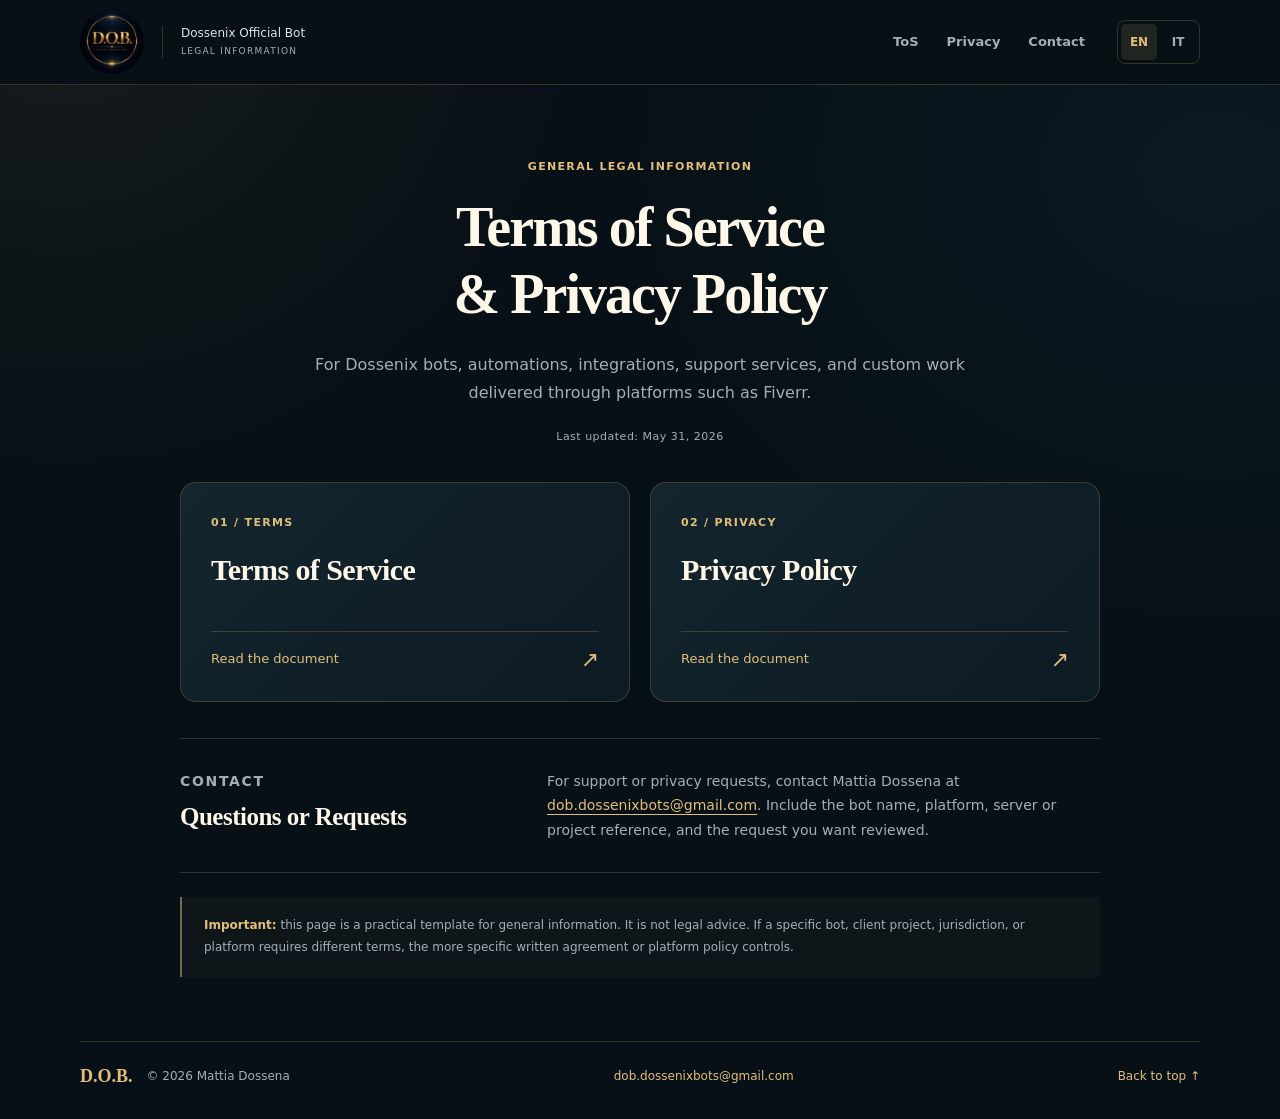
<file: index.html>
<!doctype html>
<html lang="en">
<head>
  <meta charset="utf-8" />
  <meta name="viewport" content="width=device-width, initial-scale=1" />
  <meta name="description" content="Terms of Service and Privacy Policy for D.O.B. — Dossenix Official Bot. Mattia Dossena, Dossenix bots, automations and custom work." />
  <meta name="theme-color" content="#071016" />
  <title>Legal Information · D.O.B.</title>
  <link rel="icon" type="image/png" href="assets/dob-logo.png" />
  <link rel="stylesheet" href="style.css?v=20260914-3" />
  <script src="script.js?v=20260914-3" defer></script>
</head>
<body data-page="home" id="top">
<a class="skip-link" href="#content" data-skip>Skip to content</a>
<header class="site-header">
  <div class="header-inner">
    <a class="brand" href="./" aria-label="D.O.B. — Dossenix Official Bot — Home">
      <img class="brand-logo" src="assets/dob-logo.png" alt="D.O.B." width="64" height="64" fetchpriority="high" />
      <span class="brand-copy"><span class="brand-subtitle">Dossenix Official Bot</span><span class="brand-caption">Legal Information</span></span>
    </a>
    <nav class="site-nav" aria-label="Primary navigation">
      <a data-nav="terms" href="terms.html#terms-en">ToS</a>
      <a data-nav="privacy" href="privacy.html#privacy-en">Privacy</a>
      <a data-nav="contact" href="./#contact-en">Contact</a>
    </nav>
    <div class="language-switch" aria-label="Language">
      <button type="button" data-language-button="en" aria-pressed="true">EN</button>
      <button type="button" data-language-button="it" aria-pressed="false">IT</button>
    </div>
  </div>
</header>
<main id="content" tabindex="-1"><article class="legal-language" lang="en" data-lang-panel="en"><section class="hero">
          <div class="hero-copy">
            <p class="eyebrow">General legal information</p>
            <h1>Terms of Service &amp; Privacy Policy</h1>
            <p>
              For Dossenix bots, automations, integrations, support services,
              and custom work delivered through platforms such as Fiverr.
            </p>
            <p class="updated">Last updated: May 31, 2026</p>
          </div>
        </section><div class="document-cards" aria-label="Legal documents">
    <a class="document-card" href="terms.html#terms-en"><span class="card-meta">01 / TERMS</span><h2>Terms of Service</h2><span class="card-action">Read the document <span aria-hidden="true">↗</span></span></a>
    <a class="document-card" href="privacy.html#privacy-en"><span class="card-meta">02 / PRIVACY</span><h2>Privacy Policy</h2><span class="card-action">Read the document <span aria-hidden="true">↗</span></span></a>
  </div><section class="contact-section" id="contact-en">
          <div>
            <p class="eyebrow">Contact</p>
            <h2>Questions or Requests</h2>
          </div>
          <p>
            For support or privacy requests, contact Mattia Dossena at
            <a href="mailto:dob.dossenixbots@gmail.com">dob.dossenixbots@gmail.com</a>.
            Include the bot name, platform, server or project reference,
            and the request you want reviewed.
          </p>
        </section><section class="notice" aria-label="Important notice">
          <strong>Important:</strong> this page is a practical template for general
          information. It is not legal advice. If a specific bot, client project,
          jurisdiction, or platform requires different terms, the more specific
          written agreement or platform policy controls.
        </section></article><article class="legal-language" lang="it" data-lang-panel="it" hidden><section class="hero">
          <div class="hero-copy">
            <p class="eyebrow">Informazioni legali generali</p>
            <h1>Termini di Servizio e Privacy Policy</h1>
            <p>
              Per bot, automazioni, integrazioni, assistenza e lavori
              personalizzati di Dossenix, inclusi progetti gestiti tramite
              piattaforme come Fiverr.
            </p>
            <p class="updated">Ultimo aggiornamento: 31 maggio 2026</p>
          </div>
        </section><div class="document-cards" aria-label="Documenti legali">
    <a class="document-card" href="terms.html#terms-it"><span class="card-meta">01 / TERMINI</span><h2>Termini di Servizio</h2><span class="card-action">Leggi il documento <span aria-hidden="true">↗</span></span></a>
    <a class="document-card" href="privacy.html#privacy-it"><span class="card-meta">02 / PRIVACY</span><h2>Privacy Policy</h2><span class="card-action">Leggi il documento <span aria-hidden="true">↗</span></span></a>
  </div><section class="contact-section" id="contact-it">
          <div>
            <p class="eyebrow">Contatti</p>
            <h2>Domande o Richieste</h2>
          </div>
          <p>
            Per assistenza o richieste privacy, contatta Mattia Dossena all'indirizzo
            <a href="mailto:dob.dossenixbots@gmail.com">dob.dossenixbots@gmail.com</a>.
            Includi nome del bot, piattaforma,
            riferimento server o progetto e la richiesta da verificare.
          </p>
        </section><section class="notice" aria-label="Avviso importante">
          <strong>Importante:</strong> questa pagina è un modello pratico di
          informativa generale. Non è consulenza legale. Se un bot specifico, un
          progetto cliente, una giurisdizione o una piattaforma richiede termini
          diversi, prevale l'accordo scritto o la policy della piattaforma più
          specifica.
        </section></article></main>
<footer class="site-footer">
  <div><span class="footer-brand">D.O.B.</span><p>© <span id="year">2026</span> Mattia Dossena</p></div>
  <a href="mailto:dob.dossenixbots@gmail.com">dob.dossenixbots@gmail.com</a>
  <a href="#top" data-footer-top>Back to top ↑</a>
</footer>
</body>
</html>
</file>
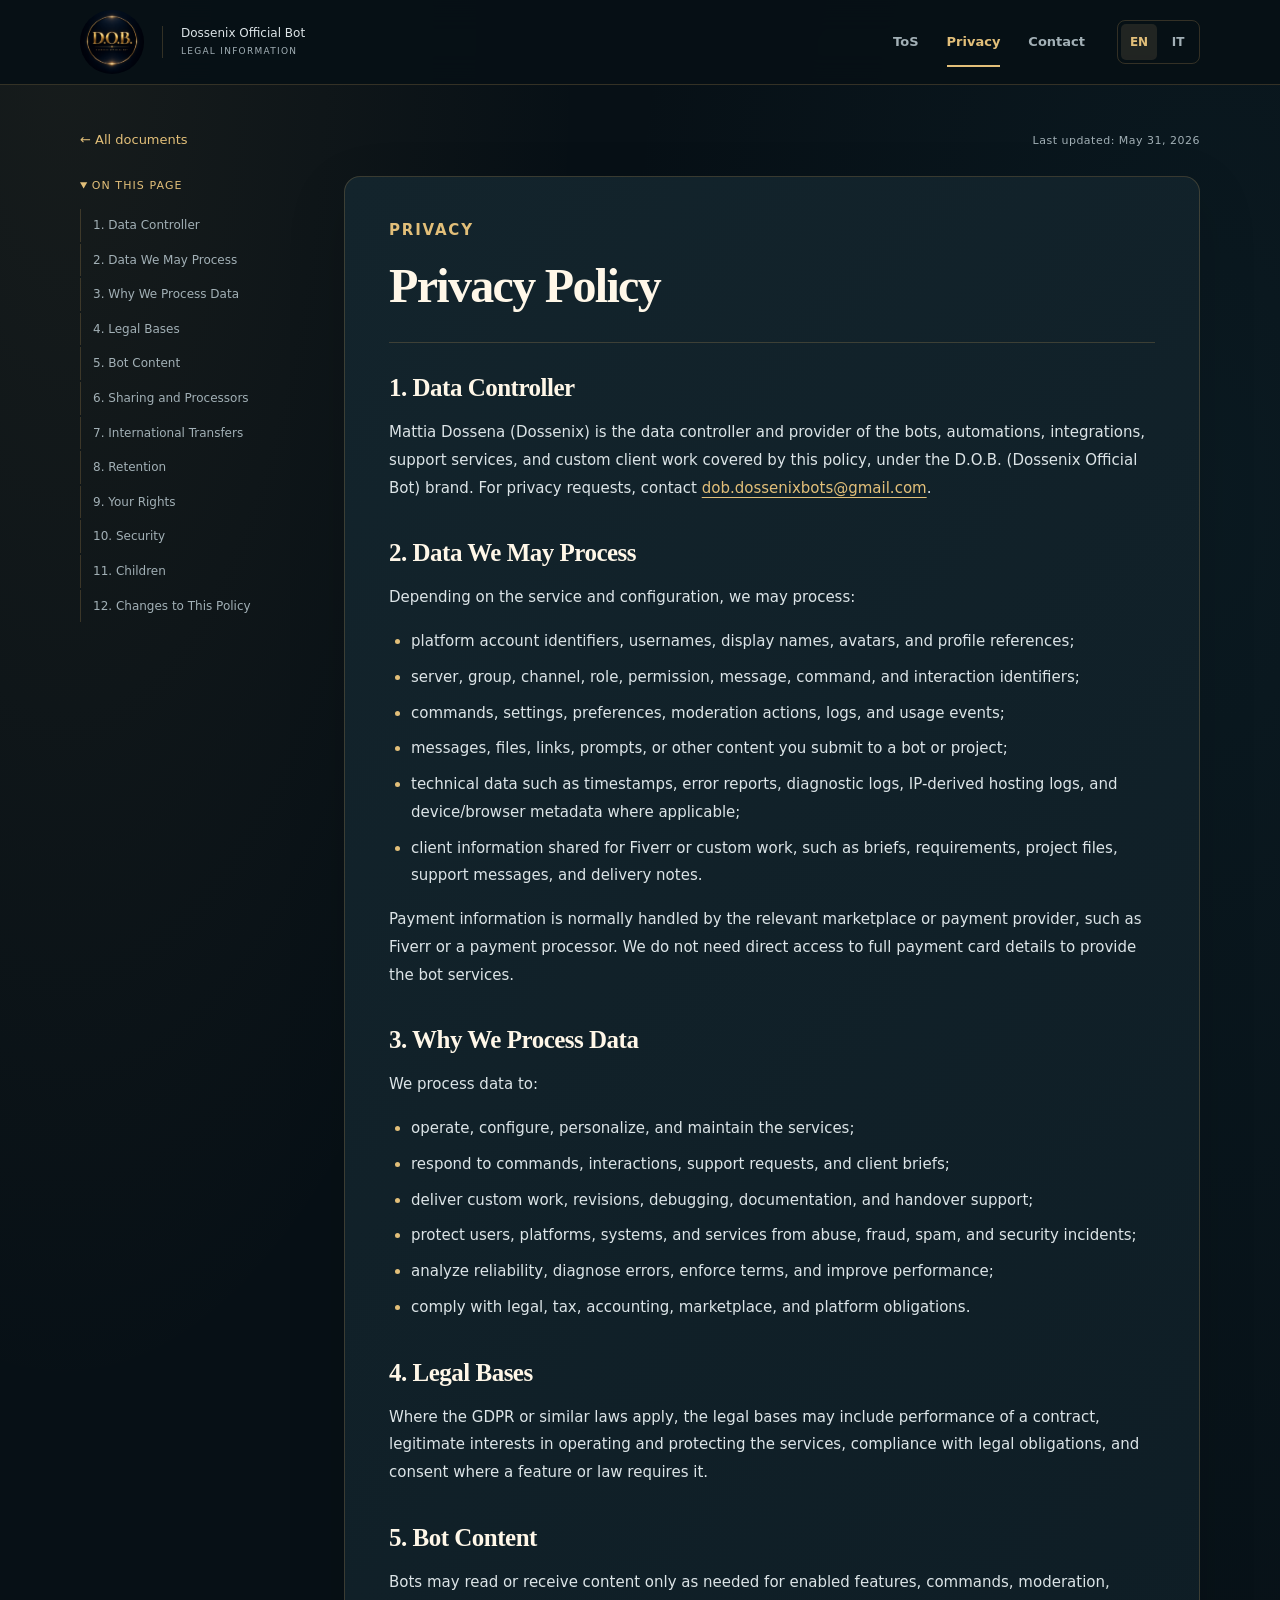
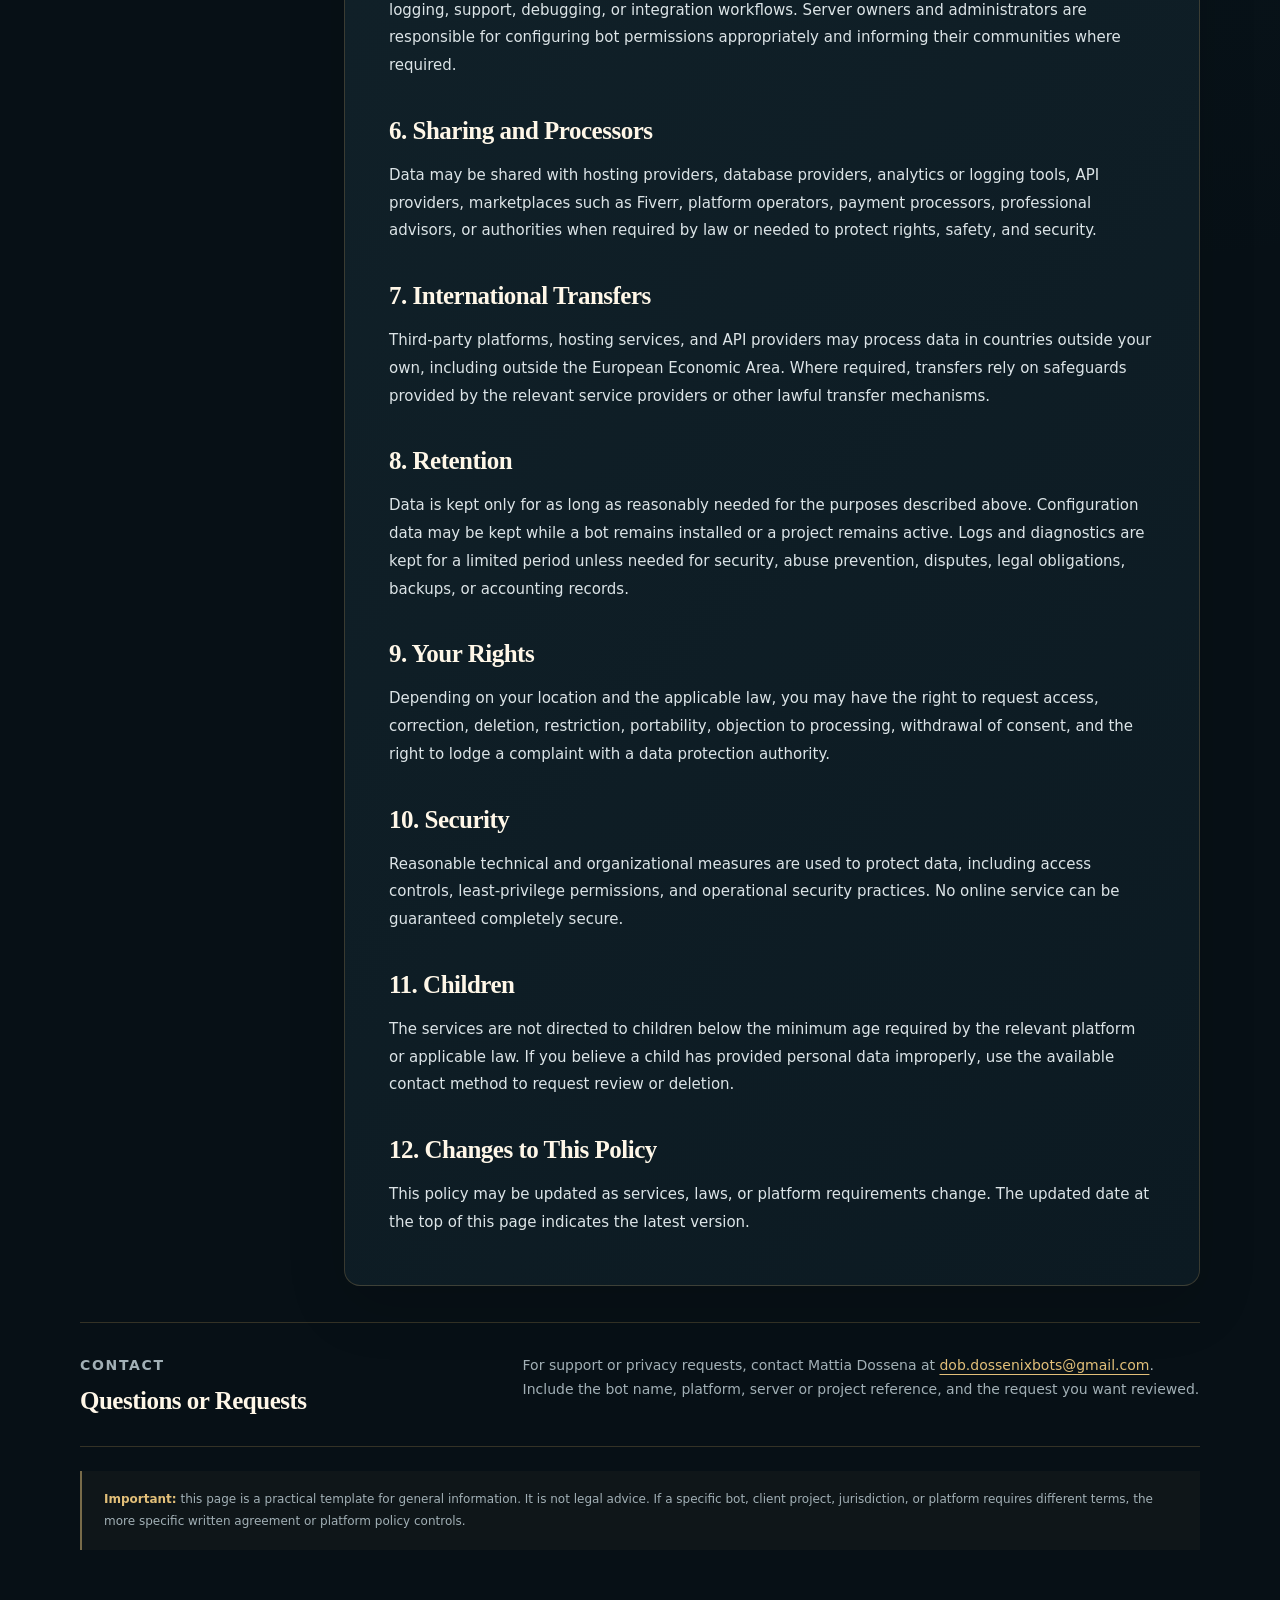
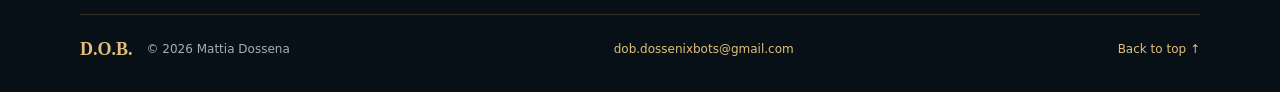
<file: privacy.html>
<!doctype html>
<html lang="en">
<head>
  <meta charset="utf-8" />
  <meta name="viewport" content="width=device-width, initial-scale=1" />
  <meta name="description" content="Terms of Service and Privacy Policy for D.O.B. — Dossenix Official Bot. Mattia Dossena, Dossenix bots, automations and custom work." />
  <meta name="theme-color" content="#071016" />
  <title>Privacy Policy · D.O.B.</title>
  <link rel="icon" type="image/png" href="assets/dob-logo.png" />
  <link rel="stylesheet" href="style.css?v=20260914-3" />
  <script src="script.js?v=20260914-3" defer></script>
</head>
<body data-page="privacy" id="top">
<a class="skip-link" href="#content" data-skip>Skip to content</a>
<header class="site-header">
  <div class="header-inner">
    <a class="brand" href="./" aria-label="D.O.B. — Dossenix Official Bot — Home">
      <img class="brand-logo" src="assets/dob-logo.png" alt="D.O.B." width="64" height="64" fetchpriority="high" />
      <span class="brand-copy"><span class="brand-subtitle">Dossenix Official Bot</span><span class="brand-caption">Legal Information</span></span>
    </a>
    <nav class="site-nav" aria-label="Primary navigation">
      <a data-nav="terms" href="terms.html#terms-en">ToS</a>
      <a data-nav="privacy" href="privacy.html#privacy-en">Privacy</a>
      <a data-nav="contact" href="./#contact-en">Contact</a>
    </nav>
    <div class="language-switch" aria-label="Language">
      <button type="button" data-language-button="en" aria-pressed="true">EN</button>
      <button type="button" data-language-button="it" aria-pressed="false">IT</button>
    </div>
  </div>
</header>
<main id="content" tabindex="-1"><article class="legal-language" lang="en" data-lang-panel="en"><div class="document-topline"><a href="./#en" class="back-link">← All documents</a><p class="updated">Last updated: May 31, 2026</p></div><div class="document-layout"><aside class="document-index"><details open><summary>On this page</summary><nav aria-label="Document contents"><ol><li><a href="#privacy-en-1">1. Data Controller</a></li><li><a href="#privacy-en-2">2. Data We May Process</a></li><li><a href="#privacy-en-3">3. Why We Process Data</a></li><li><a href="#privacy-en-4">4. Legal Bases</a></li><li><a href="#privacy-en-5">5. Bot Content</a></li><li><a href="#privacy-en-6">6. Sharing and Processors</a></li><li><a href="#privacy-en-7">7. International Transfers</a></li><li><a href="#privacy-en-8">8. Retention</a></li><li><a href="#privacy-en-9">9. Your Rights</a></li><li><a href="#privacy-en-10">10. Security</a></li><li><a href="#privacy-en-11">11. Children</a></li><li><a href="#privacy-en-12">12. Changes to This Policy</a></li></ol></nav></details></aside><section class="policy-section" id="privacy-en">
          <div class="section-heading">
            <p class="eyebrow">Privacy</p>
            <h1>Privacy Policy</h1>
          </div>

          <h2 id="privacy-en-1">1. Data Controller</h2>
          <p>
            Mattia Dossena (Dossenix) is the data controller and provider of the
            bots, automations, integrations, support services, and custom client
            work covered by this policy, under the D.O.B. (Dossenix Official Bot)
            brand. For privacy requests, contact
            <a href="mailto:dob.dossenixbots@gmail.com">dob.dossenixbots@gmail.com</a>.
          </p>

          <h2 id="privacy-en-2">2. Data We May Process</h2>
          <p>Depending on the service and configuration, we may process:</p>
          <ul>
            <li>platform account identifiers, usernames, display names, avatars, and profile references;</li>
            <li>server, group, channel, role, permission, message, command, and interaction identifiers;</li>
            <li>commands, settings, preferences, moderation actions, logs, and usage events;</li>
            <li>messages, files, links, prompts, or other content you submit to a bot or project;</li>
            <li>technical data such as timestamps, error reports, diagnostic logs, IP-derived hosting logs, and device/browser metadata where applicable;</li>
            <li>client information shared for Fiverr or custom work, such as briefs, requirements, project files, support messages, and delivery notes.</li>
          </ul>
          <p>
            Payment information is normally handled by the relevant marketplace
            or payment provider, such as Fiverr or a payment processor. We do not
            need direct access to full payment card details to provide the bot
            services.
          </p>

          <h2 id="privacy-en-3">3. Why We Process Data</h2>
          <p>We process data to:</p>
          <ul>
            <li>operate, configure, personalize, and maintain the services;</li>
            <li>respond to commands, interactions, support requests, and client briefs;</li>
            <li>deliver custom work, revisions, debugging, documentation, and handover support;</li>
            <li>protect users, platforms, systems, and services from abuse, fraud, spam, and security incidents;</li>
            <li>analyze reliability, diagnose errors, enforce terms, and improve performance;</li>
            <li>comply with legal, tax, accounting, marketplace, and platform obligations.</li>
          </ul>

          <h2 id="privacy-en-4">4. Legal Bases</h2>
          <p>
            Where the GDPR or similar laws apply, the legal bases may include
            performance of a contract, legitimate interests in operating and
            protecting the services, compliance with legal obligations, and
            consent where a feature or law requires it.
          </p>

          <h2 id="privacy-en-5">5. Bot Content</h2>
          <p>
            Bots may read or receive content only as needed for enabled features,
            commands, moderation, logging, support, debugging, or integration
            workflows. Server owners and administrators are responsible for
            configuring bot permissions appropriately and informing their
            communities where required.
          </p>

          <h2 id="privacy-en-6">6. Sharing and Processors</h2>
          <p>
            Data may be shared with hosting providers, database providers,
            analytics or logging tools, API providers, marketplaces such as
            Fiverr, platform operators, payment processors, professional
            advisors, or authorities when required by law or needed to protect
            rights, safety, and security.
          </p>

          <h2 id="privacy-en-7">7. International Transfers</h2>
          <p>
            Third-party platforms, hosting services, and API providers may
            process data in countries outside your own, including outside the
            European Economic Area. Where required, transfers rely on safeguards
            provided by the relevant service providers or other lawful transfer
            mechanisms.
          </p>

          <h2 id="privacy-en-8">8. Retention</h2>
          <p>
            Data is kept only for as long as reasonably needed for the purposes
            described above. Configuration data may be kept while a bot remains
            installed or a project remains active. Logs and diagnostics are kept
            for a limited period unless needed for security, abuse prevention,
            disputes, legal obligations, backups, or accounting records.
          </p>

          <h2 id="privacy-en-9">9. Your Rights</h2>
          <p>
            Depending on your location and the applicable law, you may have the
            right to request access, correction, deletion, restriction,
            portability, objection to processing, withdrawal of consent, and the
            right to lodge a complaint with a data protection authority.
          </p>

          <h2 id="privacy-en-10">10. Security</h2>
          <p>
            Reasonable technical and organizational measures are used to protect
            data, including access controls, least-privilege permissions, and
            operational security practices. No online service can be guaranteed
            completely secure.
          </p>

          <h2 id="privacy-en-11">11. Children</h2>
          <p>
            The services are not directed to children below the minimum age
            required by the relevant platform or applicable law. If you believe
            a child has provided personal data improperly, use the available
            contact method to request review or deletion.
          </p>

          <h2 id="privacy-en-12">12. Changes to This Policy</h2>
          <p>
            This policy may be updated as services, laws, or platform
            requirements change. The updated date at the top of this page
            indicates the latest version.
          </p>
        </section></div><section class="contact-section" id="contact-en">
          <div>
            <p class="eyebrow">Contact</p>
            <h2>Questions or Requests</h2>
          </div>
          <p>
            For support or privacy requests, contact Mattia Dossena at
            <a href="mailto:dob.dossenixbots@gmail.com">dob.dossenixbots@gmail.com</a>.
            Include the bot name, platform, server or project reference,
            and the request you want reviewed.
          </p>
        </section><section class="notice" aria-label="Important notice">
          <strong>Important:</strong> this page is a practical template for general
          information. It is not legal advice. If a specific bot, client project,
          jurisdiction, or platform requires different terms, the more specific
          written agreement or platform policy controls.
        </section></article><article class="legal-language" lang="it" data-lang-panel="it" hidden><div class="document-topline"><a href="./#it" class="back-link">← Tutti i documenti</a><p class="updated">Ultimo aggiornamento: 31 maggio 2026</p></div><div class="document-layout"><aside class="document-index"><details open><summary>In questa pagina</summary><nav aria-label="Indice del documento"><ol><li><a href="#privacy-it-1">1. Titolare del Trattamento</a></li><li><a href="#privacy-it-2">2. Dati che Possiamo Trattare</a></li><li><a href="#privacy-it-3">3. Perché Trattiamo i Dati</a></li><li><a href="#privacy-it-4">4. Basi Giuridiche</a></li><li><a href="#privacy-it-5">5. Contenuti dei Bot</a></li><li><a href="#privacy-it-6">6. Condivisione e Responsabili</a></li><li><a href="#privacy-it-7">7. Trasferimenti Internazionali</a></li><li><a href="#privacy-it-8">8. Conservazione</a></li><li><a href="#privacy-it-9">9. I Tuoi Diritti</a></li><li><a href="#privacy-it-10">10. Sicurezza</a></li><li><a href="#privacy-it-11">11. Minori</a></li><li><a href="#privacy-it-12">12. Modifiche a Questa Policy</a></li></ol></nav></details></aside><section class="policy-section" id="privacy-it">
          <div class="section-heading">
            <p class="eyebrow">Privacy</p>
            <h1>Privacy Policy</h1>
          </div>

          <h2 id="privacy-it-1">1. Titolare del Trattamento</h2>
          <p>
            Mattia Dossena (Dossenix) è il titolare del trattamento e il fornitore
            dei bot, delle automazioni, delle integrazioni, dell'assistenza e dei
            lavori personalizzati coperti da questa policy, con il marchio D.O.B.
            (Dossenix Official Bot). Per richieste privacy, scrivi a
            <a href="mailto:dob.dossenixbots@gmail.com">dob.dossenixbots@gmail.com</a>.
          </p>

          <h2 id="privacy-it-2">2. Dati che Possiamo Trattare</h2>
          <p>In base al servizio e alla configurazione, possiamo trattare:</p>
          <ul>
            <li>identificativi account, username, nomi visualizzati, avatar e riferimenti profilo;</li>
            <li>identificativi di server, gruppi, canali, ruoli, permessi, messaggi, comandi e interazioni;</li>
            <li>comandi, impostazioni, preferenze, azioni di moderazione, log ed eventi di utilizzo;</li>
            <li>messaggi, file, link, prompt o altri contenuti inviati a un bot o a un progetto;</li>
            <li>dati tecnici come timestamp, report di errore, log diagnostici, log di hosting derivati da IP e metadati di dispositivo/browser dove applicabile;</li>
            <li>informazioni cliente condivise per Fiverr o lavori personalizzati, come brief, requisiti, file di progetto, messaggi di supporto e note di consegna.</li>
          </ul>
          <p>
            Le informazioni di pagamento sono normalmente gestite dal marketplace
            o dal provider di pagamento applicabile, come Fiverr o un processore
            di pagamento. Non serve accesso diretto ai dati completi della carta
            per fornire i servizi bot.
          </p>

          <h2 id="privacy-it-3">3. Perché Trattiamo i Dati</h2>
          <p>Trattiamo i dati per:</p>
          <ul>
            <li>gestire, configurare, personalizzare e mantenere i servizi;</li>
            <li>rispondere a comandi, interazioni, richieste di supporto e brief cliente;</li>
            <li>consegnare lavori personalizzati, revisioni, debug, documentazione e supporto al passaggio di consegne;</li>
            <li>proteggere utenti, piattaforme, sistemi e servizi da abusi, frodi, spam e incidenti di sicurezza;</li>
            <li>analizzare affidabilità, diagnosticare errori, applicare i termini e migliorare le prestazioni;</li>
            <li>rispettare obblighi legali, fiscali, contabili, di marketplace e di piattaforma.</li>
          </ul>

          <h2 id="privacy-it-4">4. Basi Giuridiche</h2>
          <p>
            Quando si applica il GDPR o normativa simile, le basi giuridiche
            possono includere esecuzione di un contratto, legittimo interesse a
            gestire e proteggere i servizi, adempimento di obblighi legali e
            consenso quando una funzione o una norma lo richiede.
          </p>

          <h2 id="privacy-it-5">5. Contenuti dei Bot</h2>
          <p>
            I bot possono leggere o ricevere contenuti solo per quanto necessario
            alle funzionalità abilitate, ai comandi, alla moderazione, ai log,
            all'assistenza, al debug o ai flussi di integrazione. Proprietari e
            amministratori dei server sono responsabili di configurare
            correttamente i permessi del bot e informare le proprie community
            quando necessario.
          </p>

          <h2 id="privacy-it-6">6. Condivisione e Responsabili</h2>
          <p>
            I dati possono essere condivisi con provider di hosting, database,
            strumenti di analytics o logging, provider API, marketplace come
            Fiverr, operatori delle piattaforme, processori di pagamento,
            consulenti professionali o autorità quando richiesto dalla legge o
            necessario per proteggere diritti, sicurezza e integrità.
          </p>

          <h2 id="privacy-it-7">7. Trasferimenti Internazionali</h2>
          <p>
            Piattaforme terze, servizi di hosting e provider API possono trattare
            dati in Paesi diversi dal tuo, inclusi Paesi fuori dallo Spazio
            Economico Europeo. Dove richiesto, i trasferimenti si basano sulle
            garanzie fornite dai relativi provider o su altri meccanismi leciti.
          </p>

          <h2 id="privacy-it-8">8. Conservazione</h2>
          <p>
            I dati sono conservati solo per il tempo ragionevolmente necessario
            agli scopi descritti. I dati di configurazione possono essere
            conservati mentre un bot resta installato o un progetto resta
            attivo. Log e diagnostica sono conservati per un periodo limitato,
            salvo necessità di sicurezza, prevenzione abusi, controversie,
            obblighi legali, backup o registrazioni contabili.
          </p>

          <h2 id="privacy-it-9">9. I Tuoi Diritti</h2>
          <p>
            In base alla tua posizione e alla legge applicabile, puoi avere il
            diritto di chiedere accesso, rettifica, cancellazione, limitazione,
            portabilità, opposizione al trattamento, revoca del consenso e di
            proporre reclamo a un'autorità di protezione dei dati.
          </p>

          <h2 id="privacy-it-10">10. Sicurezza</h2>
          <p>
            Usiamo misure tecniche e organizzative ragionevoli per proteggere i
            dati, incluse limitazioni degli accessi, permessi minimi necessari e
            pratiche operative di sicurezza. Nessun servizio online può essere
            garantito come completamente sicuro.
          </p>

          <h2 id="privacy-it-11">11. Minori</h2>
          <p>
            I servizi non sono rivolti a minori sotto l'età minima richiesta
            dalla piattaforma applicabile o dalla legge. Se ritieni che un minore
            abbia fornito dati personali in modo improprio, usa il contatto
            disponibile per chiedere verifica o cancellazione.
          </p>

          <h2 id="privacy-it-12">12. Modifiche a Questa Policy</h2>
          <p>
            Questa policy può essere aggiornata quando cambiano servizi, leggi o
            requisiti delle piattaforme. La data di aggiornamento in cima alla
            pagina indica l'ultima versione.
          </p>
        </section></div><section class="contact-section" id="contact-it">
          <div>
            <p class="eyebrow">Contatti</p>
            <h2>Domande o Richieste</h2>
          </div>
          <p>
            Per assistenza o richieste privacy, contatta Mattia Dossena all'indirizzo
            <a href="mailto:dob.dossenixbots@gmail.com">dob.dossenixbots@gmail.com</a>.
            Includi nome del bot, piattaforma,
            riferimento server o progetto e la richiesta da verificare.
          </p>
        </section><section class="notice" aria-label="Avviso importante">
          <strong>Importante:</strong> questa pagina è un modello pratico di
          informativa generale. Non è consulenza legale. Se un bot specifico, un
          progetto cliente, una giurisdizione o una piattaforma richiede termini
          diversi, prevale l'accordo scritto o la policy della piattaforma più
          specifica.
        </section></article></main>
<footer class="site-footer">
  <div><span class="footer-brand">D.O.B.</span><p>© <span id="year">2026</span> Mattia Dossena</p></div>
  <a href="mailto:dob.dossenixbots@gmail.com">dob.dossenixbots@gmail.com</a>
  <a href="#top" data-footer-top>Back to top ↑</a>
</footer>
</body>
</html>
</file>
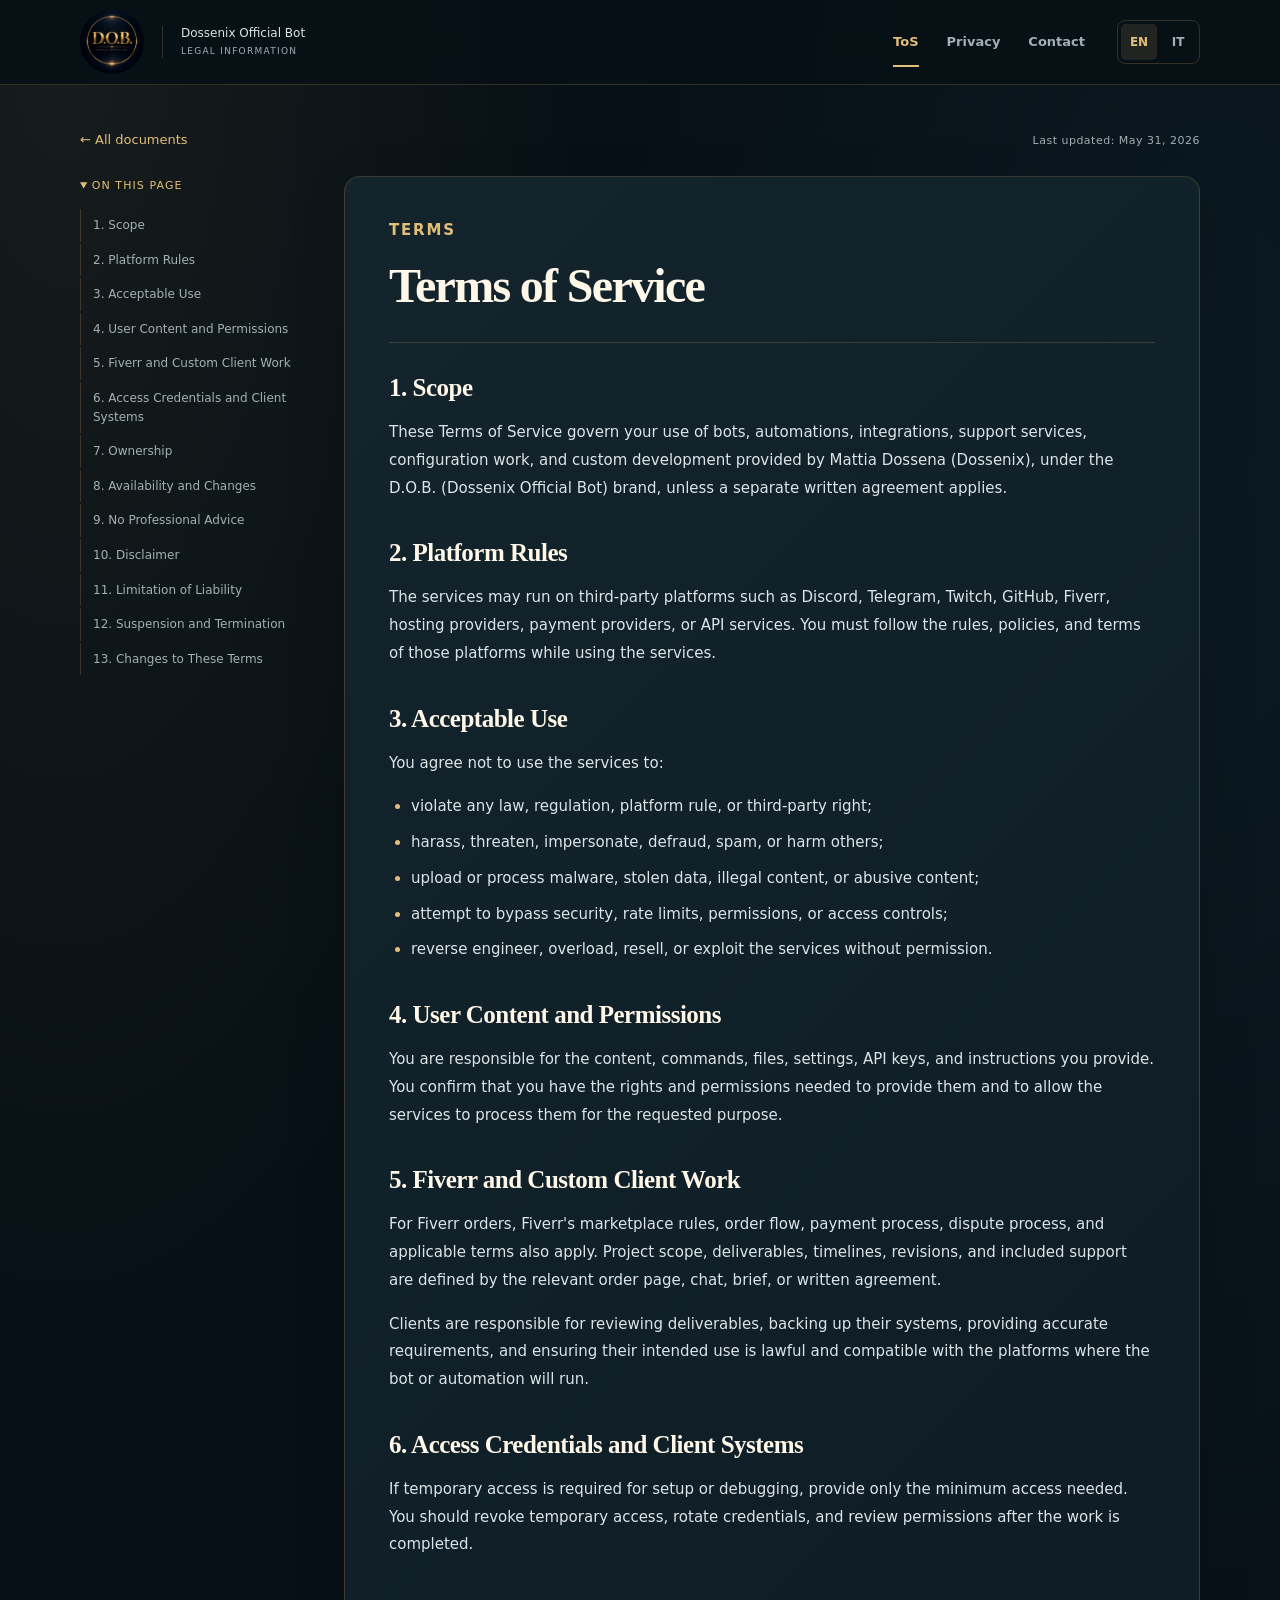
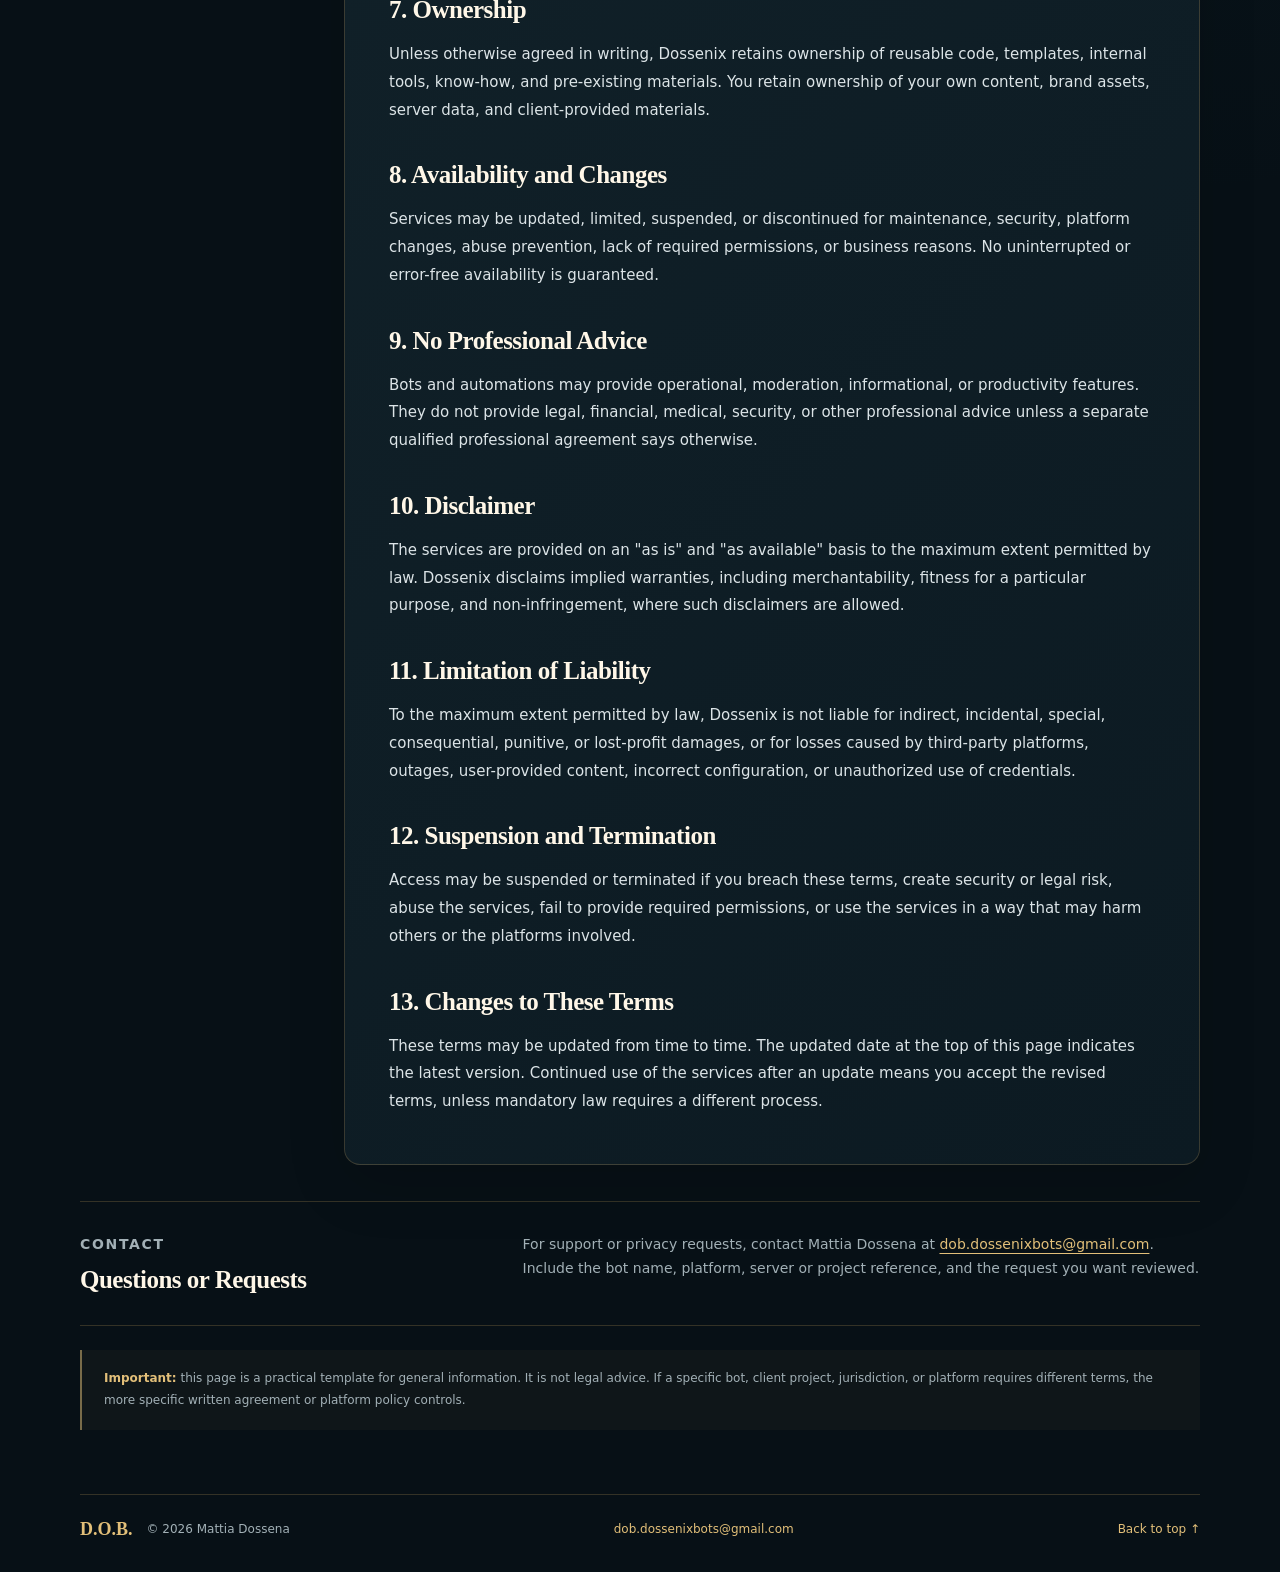
<file: terms.html>
<!doctype html>
<html lang="en">
<head>
  <meta charset="utf-8" />
  <meta name="viewport" content="width=device-width, initial-scale=1" />
  <meta name="description" content="Terms of Service and Privacy Policy for D.O.B. — Dossenix Official Bot. Mattia Dossena, Dossenix bots, automations and custom work." />
  <meta name="theme-color" content="#071016" />
  <title>Terms of Service · D.O.B.</title>
  <link rel="icon" type="image/png" href="assets/dob-logo.png" />
  <link rel="stylesheet" href="style.css?v=20260914-3" />
  <script src="script.js?v=20260914-3" defer></script>
</head>
<body data-page="terms" id="top">
<a class="skip-link" href="#content" data-skip>Skip to content</a>
<header class="site-header">
  <div class="header-inner">
    <a class="brand" href="./" aria-label="D.O.B. — Dossenix Official Bot — Home">
      <img class="brand-logo" src="assets/dob-logo.png" alt="D.O.B." width="64" height="64" fetchpriority="high" />
      <span class="brand-copy"><span class="brand-subtitle">Dossenix Official Bot</span><span class="brand-caption">Legal Information</span></span>
    </a>
    <nav class="site-nav" aria-label="Primary navigation">
      <a data-nav="terms" href="terms.html#terms-en">ToS</a>
      <a data-nav="privacy" href="privacy.html#privacy-en">Privacy</a>
      <a data-nav="contact" href="./#contact-en">Contact</a>
    </nav>
    <div class="language-switch" aria-label="Language">
      <button type="button" data-language-button="en" aria-pressed="true">EN</button>
      <button type="button" data-language-button="it" aria-pressed="false">IT</button>
    </div>
  </div>
</header>
<main id="content" tabindex="-1"><article class="legal-language" lang="en" data-lang-panel="en"><div class="document-topline"><a href="./#en" class="back-link">← All documents</a><p class="updated">Last updated: May 31, 2026</p></div><div class="document-layout"><aside class="document-index"><details open><summary>On this page</summary><nav aria-label="Document contents"><ol><li><a href="#terms-en-1">1. Scope</a></li><li><a href="#terms-en-2">2. Platform Rules</a></li><li><a href="#terms-en-3">3. Acceptable Use</a></li><li><a href="#terms-en-4">4. User Content and Permissions</a></li><li><a href="#terms-en-5">5. Fiverr and Custom Client Work</a></li><li><a href="#terms-en-6">6. Access Credentials and Client Systems</a></li><li><a href="#terms-en-7">7. Ownership</a></li><li><a href="#terms-en-8">8. Availability and Changes</a></li><li><a href="#terms-en-9">9. No Professional Advice</a></li><li><a href="#terms-en-10">10. Disclaimer</a></li><li><a href="#terms-en-11">11. Limitation of Liability</a></li><li><a href="#terms-en-12">12. Suspension and Termination</a></li><li><a href="#terms-en-13">13. Changes to These Terms</a></li></ol></nav></details></aside><section class="policy-section" id="terms-en">
          <div class="section-heading">
            <p class="eyebrow">Terms</p>
            <h1>Terms of Service</h1>
          </div>

          <h2 id="terms-en-1">1. Scope</h2>
          <p>
            These Terms of Service govern your use of bots, automations,
            integrations, support services, configuration work, and custom
            development provided by Mattia Dossena (Dossenix), under the
            D.O.B. (Dossenix Official Bot) brand, unless a separate written agreement
            applies.
          </p>

          <h2 id="terms-en-2">2. Platform Rules</h2>
          <p>
            The services may run on third-party platforms such as Discord,
            Telegram, Twitch, GitHub, Fiverr, hosting providers, payment
            providers, or API services. You must follow the rules, policies, and
            terms of those platforms while using the services.
          </p>

          <h2 id="terms-en-3">3. Acceptable Use</h2>
          <p>You agree not to use the services to:</p>
          <ul>
            <li>violate any law, regulation, platform rule, or third-party right;</li>
            <li>harass, threaten, impersonate, defraud, spam, or harm others;</li>
            <li>upload or process malware, stolen data, illegal content, or abusive content;</li>
            <li>attempt to bypass security, rate limits, permissions, or access controls;</li>
            <li>reverse engineer, overload, resell, or exploit the services without permission.</li>
          </ul>

          <h2 id="terms-en-4">4. User Content and Permissions</h2>
          <p>
            You are responsible for the content, commands, files, settings, API
            keys, and instructions you provide. You confirm that you have the
            rights and permissions needed to provide them and to allow the
            services to process them for the requested purpose.
          </p>

          <h2 id="terms-en-5">5. Fiverr and Custom Client Work</h2>
          <p>
            For Fiverr orders, Fiverr's marketplace rules, order flow, payment
            process, dispute process, and applicable terms also apply. Project
            scope, deliverables, timelines, revisions, and included support are
            defined by the relevant order page, chat, brief, or written agreement.
          </p>
          <p>
            Clients are responsible for reviewing deliverables, backing up their
            systems, providing accurate requirements, and ensuring their intended
            use is lawful and compatible with the platforms where the bot or
            automation will run.
          </p>

          <h2 id="terms-en-6">6. Access Credentials and Client Systems</h2>
          <p>
            If temporary access is required for setup or debugging, provide only
            the minimum access needed. You should revoke temporary access,
            rotate credentials, and review permissions after the work is
            completed.
          </p>

          <h2 id="terms-en-7">7. Ownership</h2>
          <p>
            Unless otherwise agreed in writing, Dossenix retains ownership of
            reusable code, templates, internal tools, know-how, and pre-existing
            materials. You retain ownership of your own content, brand assets,
            server data, and client-provided materials.
          </p>

          <h2 id="terms-en-8">8. Availability and Changes</h2>
          <p>
            Services may be updated, limited, suspended, or discontinued for
            maintenance, security, platform changes, abuse prevention, lack of
            required permissions, or business reasons. No uninterrupted or
            error-free availability is guaranteed.
          </p>

          <h2 id="terms-en-9">9. No Professional Advice</h2>
          <p>
            Bots and automations may provide operational, moderation,
            informational, or productivity features. They do not provide legal,
            financial, medical, security, or other professional advice unless a
            separate qualified professional agreement says otherwise.
          </p>

          <h2 id="terms-en-10">10. Disclaimer</h2>
          <p>
            The services are provided on an "as is" and "as available" basis to
            the maximum extent permitted by law. Dossenix disclaims implied
            warranties, including merchantability, fitness for a particular
            purpose, and non-infringement, where such disclaimers are allowed.
          </p>

          <h2 id="terms-en-11">11. Limitation of Liability</h2>
          <p>
            To the maximum extent permitted by law, Dossenix is not liable for
            indirect, incidental, special, consequential, punitive, or lost-profit
            damages, or for losses caused by third-party platforms, outages,
            user-provided content, incorrect configuration, or unauthorized use
            of credentials.
          </p>

          <h2 id="terms-en-12">12. Suspension and Termination</h2>
          <p>
            Access may be suspended or terminated if you breach these terms,
            create security or legal risk, abuse the services, fail to provide
            required permissions, or use the services in a way that may harm
            others or the platforms involved.
          </p>

          <h2 id="terms-en-13">13. Changes to These Terms</h2>
          <p>
            These terms may be updated from time to time. The updated date at
            the top of this page indicates the latest version. Continued use of
            the services after an update means you accept the revised terms,
            unless mandatory law requires a different process.
          </p>
        </section></div><section class="contact-section" id="contact-en">
          <div>
            <p class="eyebrow">Contact</p>
            <h2>Questions or Requests</h2>
          </div>
          <p>
            For support or privacy requests, contact Mattia Dossena at
            <a href="mailto:dob.dossenixbots@gmail.com">dob.dossenixbots@gmail.com</a>.
            Include the bot name, platform, server or project reference,
            and the request you want reviewed.
          </p>
        </section><section class="notice" aria-label="Important notice">
          <strong>Important:</strong> this page is a practical template for general
          information. It is not legal advice. If a specific bot, client project,
          jurisdiction, or platform requires different terms, the more specific
          written agreement or platform policy controls.
        </section></article><article class="legal-language" lang="it" data-lang-panel="it" hidden><div class="document-topline"><a href="./#it" class="back-link">← Tutti i documenti</a><p class="updated">Ultimo aggiornamento: 31 maggio 2026</p></div><div class="document-layout"><aside class="document-index"><details open><summary>In questa pagina</summary><nav aria-label="Indice del documento"><ol><li><a href="#terms-it-1">1. Ambito</a></li><li><a href="#terms-it-2">2. Regole delle Piattaforme</a></li><li><a href="#terms-it-3">3. Uso Consentito</a></li><li><a href="#terms-it-4">4. Contenuti e Permessi dell'Utente</a></li><li><a href="#terms-it-5">5. Fiverr e Lavori Personalizzati</a></li><li><a href="#terms-it-6">6. Credenziali e Sistemi del Cliente</a></li><li><a href="#terms-it-7">7. Proprietà</a></li><li><a href="#terms-it-8">8. Disponibilità e Modifiche</a></li><li><a href="#terms-it-9">9. Nessuna Consulenza Professionale</a></li><li><a href="#terms-it-10">10. Esclusione di Garanzie</a></li><li><a href="#terms-it-11">11. Limitazione di Responsabilità</a></li><li><a href="#terms-it-12">12. Sospensione e Terminazione</a></li><li><a href="#terms-it-13">13. Modifiche ai Termini</a></li></ol></nav></details></aside><section class="policy-section" id="terms-it">
          <div class="section-heading">
            <p class="eyebrow">Termini</p>
            <h1>Termini di Servizio</h1>
          </div>

          <h2 id="terms-it-1">1. Ambito</h2>
          <p>
            Questi Termini di Servizio regolano l'uso di bot, automazioni,
            integrazioni, assistenza, configurazioni e sviluppo personalizzato
            forniti da Mattia Dossena (Dossenix), con il marchio D.O.B.
            (Dossenix Official Bot), salvo diverso accordo scritto.
          </p>

          <h2 id="terms-it-2">2. Regole delle Piattaforme</h2>
          <p>
            I servizi possono funzionare su piattaforme terze come Discord,
            Telegram, Twitch, GitHub, Fiverr, provider di hosting, provider di
            pagamento o servizi API. Durante l'uso dei servizi devi rispettare le
            regole, le policy e i termini di tali piattaforme.
          </p>

          <h2 id="terms-it-3">3. Uso Consentito</h2>
          <p>Accetti di non usare i servizi per:</p>
          <ul>
            <li>violare leggi, regolamenti, regole di piattaforma o diritti di terzi;</li>
            <li>molestare, minacciare, impersonare, truffare, fare spam o danneggiare altri;</li>
            <li>caricare o trattare malware, dati rubati, contenuti illegali o contenuti abusivi;</li>
            <li>aggirare sicurezza, limiti, permessi o controlli di accesso;</li>
            <li>decompilare, sovraccaricare, rivendere o sfruttare i servizi senza autorizzazione.</li>
          </ul>

          <h2 id="terms-it-4">4. Contenuti e Permessi dell'Utente</h2>
          <p>
            Sei responsabile di contenuti, comandi, file, impostazioni, chiavi
            API e istruzioni che fornisci. Confermi di avere i diritti e i
            permessi necessari per fornirli e per consentire ai servizi di
            trattarli per lo scopo richiesto.
          </p>

          <h2 id="terms-it-5">5. Fiverr e Lavori Personalizzati</h2>
          <p>
            Per gli ordini Fiverr si applicano anche le regole del marketplace,
            il flusso d'ordine, i pagamenti, le procedure di contestazione e i
            termini applicabili di Fiverr. Ambito del progetto, consegne,
            tempistiche, revisioni e supporto incluso sono definiti dalla pagina
            dell'ordine, dalla chat, dal brief o da un accordo scritto.
          </p>
          <p>
            Il cliente è responsabile di verificare le consegne, fare backup dei
            propri sistemi, fornire requisiti accurati e assicurarsi che l'uso
            previsto sia legittimo e compatibile con le piattaforme su cui il
            bot o l'automazione funzionerà.
          </p>

          <h2 id="terms-it-6">6. Credenziali e Sistemi del Cliente</h2>
          <p>
            Se serve accesso temporaneo per configurazione o debug, fornisci
            solo l'accesso minimo necessario. Dopo il completamento del lavoro
            dovresti revocare gli accessi temporanei, ruotare le credenziali e
            controllare i permessi.
          </p>

          <h2 id="terms-it-7">7. Proprietà</h2>
          <p>
            Salvo diverso accordo scritto, Dossenix mantiene la proprietà di
            codice riutilizzabile, template, strumenti interni, know-how e
            materiali preesistenti. Tu mantieni la proprietà dei tuoi contenuti,
            asset del brand, dati del server e materiali forniti dal cliente.
          </p>

          <h2 id="terms-it-8">8. Disponibilità e Modifiche</h2>
          <p>
            I servizi possono essere aggiornati, limitati, sospesi o interrotti
            per manutenzione, sicurezza, modifiche delle piattaforme,
            prevenzione degli abusi, mancanza dei permessi necessari o motivi
            operativi. Non è garantita disponibilità continua o assenza di errori.
          </p>

          <h2 id="terms-it-9">9. Nessuna Consulenza Professionale</h2>
          <p>
            Bot e automazioni possono fornire funzionalità operative, di
            moderazione, informative o produttive. Non forniscono consulenza
            legale, finanziaria, medica, di sicurezza o altra consulenza
            professionale, salvo diverso accordo con un professionista
            qualificato.
          </p>

          <h2 id="terms-it-10">10. Esclusione di Garanzie</h2>
          <p>
            I servizi sono forniti "così come sono" e "secondo disponibilità",
            nella misura massima consentita dalla legge. Dossenix esclude le
            garanzie implicite, incluse commerciabilità, idoneità a uno scopo
            specifico e non violazione, dove tali esclusioni sono consentite.
          </p>

          <h2 id="terms-it-11">11. Limitazione di Responsabilità</h2>
          <p>
            Nella misura massima consentita dalla legge, Dossenix non è
            responsabile per danni indiretti, incidentali, speciali,
            consequenziali, punitivi o perdita di profitti, né per perdite
            causate da piattaforme terze, interruzioni, contenuti forniti dagli
            utenti, configurazioni errate o uso non autorizzato delle credenziali.
          </p>

          <h2 id="terms-it-12">12. Sospensione e Terminazione</h2>
          <p>
            L'accesso può essere sospeso o terminato se violi questi termini,
            crei rischi legali o di sicurezza, abusi dei servizi, non fornisci i
            permessi necessari o usi i servizi in modo potenzialmente dannoso per
            altri o per le piattaforme coinvolte.
          </p>

          <h2 id="terms-it-13">13. Modifiche ai Termini</h2>
          <p>
            Questi termini possono essere aggiornati periodicamente. La data di
            aggiornamento in cima alla pagina indica l'ultima versione. L'uso
            continuato dei servizi dopo un aggiornamento comporta accettazione
            dei termini modificati, salvo diverso processo richiesto da norme
            inderogabili.
          </p>
        </section></div><section class="contact-section" id="contact-it">
          <div>
            <p class="eyebrow">Contatti</p>
            <h2>Domande o Richieste</h2>
          </div>
          <p>
            Per assistenza o richieste privacy, contatta Mattia Dossena all'indirizzo
            <a href="mailto:dob.dossenixbots@gmail.com">dob.dossenixbots@gmail.com</a>.
            Includi nome del bot, piattaforma,
            riferimento server o progetto e la richiesta da verificare.
          </p>
        </section><section class="notice" aria-label="Avviso importante">
          <strong>Importante:</strong> questa pagina è un modello pratico di
          informativa generale. Non è consulenza legale. Se un bot specifico, un
          progetto cliente, una giurisdizione o una piattaforma richiede termini
          diversi, prevale l'accordo scritto o la policy della piattaforma più
          specifica.
        </section></article></main>
<footer class="site-footer">
  <div><span class="footer-brand">D.O.B.</span><p>© <span id="year">2026</span> Mattia Dossena</p></div>
  <a href="mailto:dob.dossenixbots@gmail.com">dob.dossenixbots@gmail.com</a>
  <a href="#top" data-footer-top>Back to top ↑</a>
</footer>
</body>
</html>
</file>
<file: style.css>
/* D.O.B. legal pages — shared visual system. */
:root {
  color-scheme: dark;
  --bg: #071016;
  --panel: #102028;
  --ink: #fff7e8;
  --text: #dce4e7;
  --muted: #a2b0b6;
  --gold: #e2bf79;
  --line: rgba(212, 170, 97, .22);
  --radius: 16px;
}

* { box-sizing: border-box; }
html { scroll-behavior: smooth; scroll-padding-top: 112px; }
body {
  margin: 0;
  background: radial-gradient(ellipse at 5% 0, rgba(212, 170, 97, .08), transparent 520px),
    radial-gradient(ellipse at 95% 15%, rgba(37, 95, 111, .12), transparent 600px), var(--bg);
  color: var(--text);
  font: 16px/1.75 Inter, ui-sans-serif, system-ui, -apple-system, BlinkMacSystemFont, 'Segoe UI', sans-serif;
  overflow-wrap: break-word;
}
[hidden] { display: none !important; }
a { color: var(--gold); text-underline-offset: 4px; }
a:hover { color: var(--ink); }
button { font: inherit; }
:focus-visible { outline: 2px solid var(--gold); outline-offset: 5px; }
::selection { background: var(--gold); color: var(--bg); }
.skip-link { position: fixed; z-index: 30; top: 10px; left: 16px; padding: 10px 18px; background: var(--panel); transform: translateY(-150%); }
.skip-link:focus { transform: translateY(0); }
.site-header { position: sticky; top: 0; z-index: 20; background: rgba(7, 16, 22, .95); border-bottom: 1px solid var(--line); backdrop-filter: blur(16px); }
.header-inner { width: min(1120px, calc(100% - 48px)); min-height: 84px; margin: auto; display: flex; align-items: center; gap: 32px; }
.brand { display: flex; align-items: center; gap: 18px; margin-right: auto; text-decoration: none; flex-shrink: 0; }
.brand-logo { display: block; width: 64px; height: 64px; flex: 0 0 64px; object-fit: contain; border-radius: 50%; }
.brand-copy { display: grid; gap: 4px; padding-left: 18px; border-left: 1px solid var(--line); line-height: 1.3; }
.brand-subtitle { color: var(--text); font-size: 12px; }
.brand-caption { color: var(--muted); font-size: 9px; letter-spacing: .14em; text-transform: uppercase; }
.site-nav { display: flex; align-items: center; gap: 28px; }
.site-nav a { padding: 12px 0; color: var(--muted); font-size: 13px; font-weight: 650; text-decoration: none; }
.site-nav a:hover, .site-nav a[aria-current] { color: var(--gold); }
.site-nav a[aria-current] { box-shadow: 0 2px var(--gold); }
.language-switch { display: flex; border: 1px solid var(--line); border-radius: 8px; padding: 3px; gap: 3px; }
.language-switch button { min-width: 36px; min-height: 36px; border: 0; border-radius: 5px; background: transparent; color: var(--muted); font-size: 12px; font-weight: 700; cursor: pointer; }
.language-switch button[aria-pressed='true'] { color: var(--gold); background: rgba(226, 191, 121, .12); }
.language-switch button:hover { color: var(--ink); }
main { width: min(1120px, calc(100% - 48px)); margin: 0 auto; padding: 44px 0 64px; }
body[data-page='home'] main { max-width: 920px; }
h1, h2 { color: var(--ink); font-family: Georgia, 'Times New Roman', serif; line-height: 1.2; font-weight: 700; }
h1 { margin: 0; font-size: clamp(36px, 4.4vw, 56px); letter-spacing: -.035em; text-wrap: balance; }
h2 { margin: 0; font-size: 28px; letter-spacing: -.02em; }
p { margin: 16px 0 0; }
.eyebrow, .card-meta { color: var(--gold); font-size: 11px; font-weight: 650; letter-spacing: .12em; text-transform: uppercase; }
.eyebrow { margin: 0 0 18px; }
.hero { text-align: center; padding: 28px 32px 36px; }
.hero-copy { max-width: 760px; margin: auto; }
.hero h1 { max-width: 720px; margin: auto; }
.hero p:not(.eyebrow):not(.updated) { max-width: 650px; margin: 22px auto 0; color: var(--muted); font-size: 16px; }
.updated { color: var(--muted); font-size: 11px; letter-spacing: .045em; }
.hero .updated { margin-top: 20px; }
.document-cards { display: grid; grid-template-columns: 1fr 1fr; gap: 20px; }
.document-card { display: flex; flex-direction: column; min-height: 220px; padding: 30px; border: 1px solid var(--line); border-radius: var(--radius); background: linear-gradient(135deg, #14252d, #0d1b23); text-decoration: none; transition: border-color .18s, background .18s, transform .18s; }
.document-card:hover { border-color: var(--gold); background: #152932; transform: translateY(-3px); }
.document-card h2 { margin: 20px 0 28px; font-size: 30px; }
.card-action { display: flex; align-items: center; justify-content: space-between; gap: 12px; margin-top: auto; padding-top: 16px; border-top: 1px solid var(--line); color: var(--gold); font-size: 13px; }
.card-action span { font-size: 22px; line-height: 1; }
.contact-section { display: grid; grid-template-columns: 1fr 1.65fr; gap: 32px; align-items: start; margin-top: 36px; padding: 30px 0; border-top: 1px solid var(--line); border-bottom: 1px solid var(--line); }
.contact-section .eyebrow { margin-bottom: 9px; }
.contact-section h2 { font-size: 25px; }
.contact-section p { margin: 0; color: var(--muted); font-size: 14px; }
.contact-section a { overflow-wrap: anywhere; }
.notice { margin-top: 24px; padding: 18px 22px; border-left: 2px solid rgba(226, 191, 121, .5); background: rgba(226, 191, 121, .035); color: var(--muted); font-size: 12px; line-height: 1.8; }
.notice strong { color: var(--gold); }
.document-topline { display: flex; align-items: center; justify-content: space-between; gap: 20px; margin-bottom: 24px; }
.document-topline .updated { margin: 0; }
.back-link { font-size: 13px; text-decoration: none; }
.document-layout { display: grid; grid-template-columns: 232px minmax(0, 1fr); gap: 32px; align-items: start; }
.document-index { position: sticky; top: 116px; max-height: calc(100vh - 145px); overflow-y: auto; scrollbar-width: thin; scrollbar-color: #3d4541 transparent; }
.document-index summary { color: var(--gold); font-size: 11px; letter-spacing: .1em; text-transform: uppercase; cursor: pointer; padding: 0 0 14px; }
.document-index ol { list-style: none; padding: 0; margin: 0; }
.document-index li + li { margin-top: 2px; }
.document-index a { display: block; padding: 7px 12px; border-left: 1px solid var(--line); color: var(--muted); font-size: 12px; line-height: 1.55; text-decoration: none; }
.document-index a:hover, .document-index a:focus-visible { color: var(--gold); border-left-color: var(--gold); background: rgba(226, 191, 121, .04); }
.policy-section { min-width: 0; padding: 40px 44px 48px; background: linear-gradient(135deg, #13242c, #0c1a22); border: 1px solid var(--line); border-radius: var(--radius); box-shadow: 0 20px 60px rgba(0, 0, 0, .14); }
.policy-section h1 { font-size: clamp(34px, 4vw, 48px); }
.section-heading { padding-bottom: 28px; margin-bottom: 30px; border-bottom: 1px solid var(--line); }
.section-heading .eyebrow { margin-bottom: 12px; }
.policy-section > h2 { margin-top: 36px; font-size: 25px; }
.policy-section > h2:first-of-type { margin-top: 0; }
.policy-section p, .policy-section li { font-size: 15px; line-height: 1.85; }
.policy-section ul { margin: 16px 0 0; padding-left: 22px; }
.policy-section li + li { margin-top: 8px; }
.policy-section li::marker { color: var(--gold); }
.policy-section h2:target { color: var(--gold); }
.site-footer { width: min(1120px, calc(100% - 48px)); margin: auto; padding: 24px 0 32px; border-top: 1px solid var(--line); display: flex; justify-content: space-between; align-items: center; flex-wrap: wrap; gap: 20px; color: var(--muted); font-size: 12px; }
.site-footer > div { display: flex; align-items: center; gap: 14px; }
.site-footer p { margin: 0; }
.footer-brand { color: var(--gold); font: 700 18px Georgia, serif; }
.site-footer > a { text-decoration: none; }
@media (max-width: 900px) {
  .document-layout { grid-template-columns: 190px minmax(0, 1fr); gap: 24px; }
  .policy-section { padding: 32px; }
  .brand-copy { display: none; }
}
@media (max-width: 680px) {
  html { scroll-padding-top: 92px; }
  .header-inner { min-height: 72px; gap: 16px; }
  .brand-logo { width: 52px; height: 52px; flex-basis: 52px; }
  .site-nav { gap: 18px; }
  .site-nav a { font-size: 12px; }
  main { padding: 28px 0 40px; }
  .hero { padding: 16px 0 28px; }
  .hero h1 { font-size: clamp(34px, 7vw, 44px); }
  .hero p:not(.eyebrow):not(.updated) { font-size: 14px; }
  .document-cards { gap: 14px; }
  .document-card { padding: 22px; min-height: 205px; }
  .document-card h2 { font-size: 25px; }
  .contact-section { grid-template-columns: 1fr; gap: 16px; margin-top: 28px; padding: 24px 0; }
  .document-layout { display: block; }
  .document-index { position: static; max-height: none; margin-bottom: 20px; padding: 16px 18px; border: 1px solid var(--line); border-radius: 10px; }
  .document-index details:not([open]) summary { padding-bottom: 0; }
  .document-index ol { columns: 2; column-gap: 16px; }
  .document-index li { break-inside: avoid; }
  .document-index a { font-size: 11px; padding: 6px 8px; }
  .document-topline { align-items: flex-start; }
  .document-topline .updated { max-width: 150px; text-align: right; }
  .policy-section { padding: 28px 24px; }
  .policy-section h1 { font-size: 36px; }
  .policy-section > h2 { font-size: 24px; }
  .site-footer { align-items: flex-start; }
}
@media (max-width: 440px) {
  .header-inner, main, .site-footer { width: calc(100% - 32px); }
  .header-inner { flex-wrap: wrap; gap: 0 16px; padding-top: 14px; }
  .brand { order: 0; }
  .brand-copy { display: grid; padding-left: 12px; }
  .brand-subtitle { font-size: 10px; }
  .brand-caption { font-size: 8px; }
  .brand { gap: 12px; }
  .language-switch { order: 1; }
  .language-switch button { min-width: 30px; min-height: 32px; }
  .site-nav { order: 2; width: 100%; justify-content: space-between; margin-top: 12px; border-top: 1px solid var(--line); }
  .site-nav a { padding: 9px 0; }
  html { scroll-padding-top: 132px; }
  .document-cards { grid-template-columns: 1fr; }
  .document-card { min-height: 0; padding: 24px; }
  .document-card h2 { margin: 12px 0 18px; font-size: 28px; }
  .document-index ol { columns: 1; }
  .policy-section { padding: 26px 20px; }
  .site-footer { flex-direction: column; gap: 16px; }
}
@media (prefers-reduced-motion: reduce) {
  html { scroll-behavior: auto; }
  .document-card { transition: none; }
}
@media print {
  :root { color-scheme: light; --ink: #111; --text: #222; --muted: #444; --gold: #57411c; --line: #ccc; }
  body { background: white; }
  .site-header { position: static; background: white; }
  .site-nav, .language-switch, .document-index, .document-topline, .skip-link, [data-footer-top] { display: none; }
  .header-inner { min-height: 60px; }
  main { width: 100%; padding: 20px 0; }
  .document-layout { display: block; }
  .policy-section { padding: 0; border: 0; background: white; box-shadow: none; }
  h2 { break-after: avoid; }
  .contact-section { break-inside: avoid; }
}
</file>
